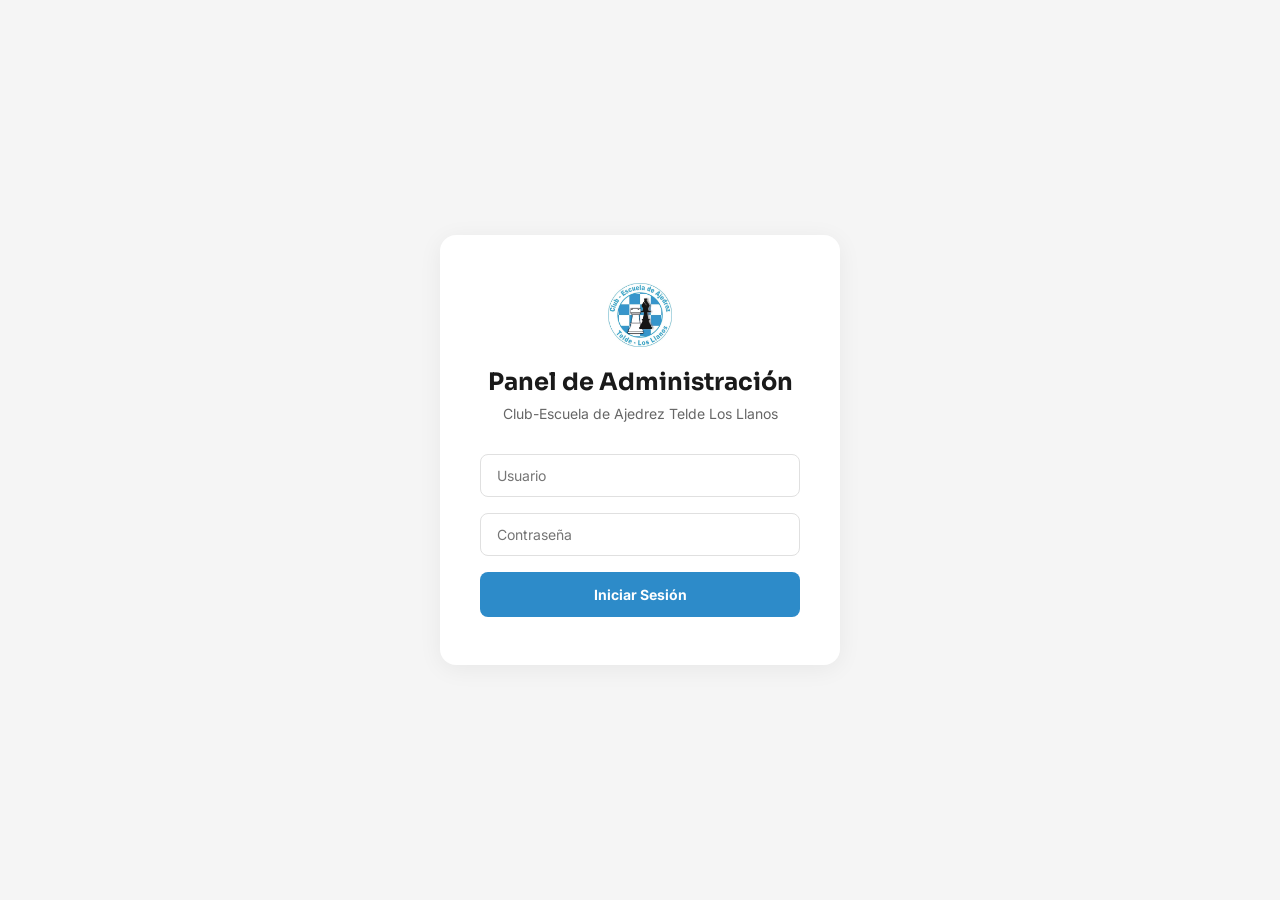
<file: admin/index.html>
<!DOCTYPE html>
<html lang="es">
<head>
  <meta charset="UTF-8">
  <meta name="viewport" content="width=device-width, initial-scale=1.0">
  <title>Admin - Club Ajedrez Telde</title>
  <link rel="preconnect" href="https://fonts.googleapis.com">
  <link href="https://fonts.googleapis.com/css2?family=Inter:wght@400;500;600;700&family=Sora:wght@700&display=swap" rel="stylesheet">
  <link rel="stylesheet" href="../css/admin.css">
</head>
<body>

  <!-- LOGIN -->
  <div class="login-wrapper" id="loginScreen">
    <div class="login-card">
      <div class="login-logo"><img src="../img/logo.jpg" alt="Logo"></div>
      <h1>Panel de Administración</h1>
      <p class="subtitle">Club-Escuela de Ajedrez Telde Los Llanos</p>
      <form id="loginForm">
        <input type="text" id="loginUser" placeholder="Usuario" autocomplete="username" required>
        <input type="password" id="loginPass" placeholder="Contraseña" autocomplete="current-password" required>
        <button type="submit" class="btn">Iniciar Sesión</button>
        <p class="login-error" id="loginError">Usuario o contraseña incorrectos</p>
      </form>
    </div>
  </div>

  <!-- ADMIN PANEL -->
  <div class="admin-layout" id="adminPanel" style="display:none">
    <aside class="sidebar">
      <div class="sidebar-logo">
        <img src="../img/logo.jpg" alt="Logo">
        <span>Admin Panel</span>
      </div>
      <nav class="sidebar-nav">
        <a href="#" class="active">
          <svg viewBox="0 0 24 24"><path d="M14.5 2H6a2 2 0 0 0-2 2v16a2 2 0 0 0 2 2h12a2 2 0 0 0 2-2V7.5L14.5 2z"/><polyline points="14 2 14 8 20 8"/></svg>
          Entradas
        </a>
        <a href="../index.html" target="_blank">
          <svg viewBox="0 0 24 24"><circle cx="12" cy="12" r="10"/><line x1="2" y1="12" x2="22" y2="12"/><path d="M12 2a15.3 15.3 0 0 1 4 10 15.3 15.3 0 0 1-4 10 15.3 15.3 0 0 1-4-10 15.3 15.3 0 0 1 4-10z"/></svg>
          Ver Web
        </a>
      </nav>
      <div class="sidebar-bottom">
        <a href="#" id="logoutBtn">
          <svg width="16" height="16" viewBox="0 0 24 24" fill="none" stroke="currentColor" stroke-width="2"><path d="M9 21H5a2 2 0 0 1-2-2V5a2 2 0 0 1 2-2h4"/><polyline points="16 17 21 12 16 7"/><line x1="21" y1="12" x2="9" y2="12"/></svg>
          Cerrar sesión
        </a>
      </div>
    </aside>

    <main class="admin-main">
      <div class="admin-header">
        <h1>Entradas del Blog</h1>
        <button class="btn-new" id="btnNew">
          <svg viewBox="0 0 24 24"><line x1="12" y1="5" x2="12" y2="19"/><line x1="5" y1="12" x2="19" y2="12"/></svg>
          Nueva Entrada
        </button>
      </div>

      <div id="entriesList"></div>
    </main>
  </div>

  <!-- EDITOR OVERLAY -->
  <div class="editor-overlay" id="editorOverlay">
    <div class="editor-card">
      <div class="editor-header">
        <h2 id="editorTitle">Nueva Entrada</h2>
        <button class="btn-close" id="btnCloseEditor">
          <svg viewBox="0 0 24 24"><line x1="18" y1="6" x2="6" y2="18"/><line x1="6" y1="6" x2="18" y2="18"/></svg>
        </button>
      </div>
      <form id="entryForm">
        <input type="hidden" id="entryId">
        <div class="form-group">
          <label for="entryTitleInput">Título</label>
          <input type="text" id="entryTitleInput" placeholder="Título de la entrada" required>
        </div>
        <div class="form-group">
          <label for="entryDate">Fecha</label>
          <input type="date" id="entryDate" required>
        </div>
        <div class="form-group">
          <label for="entryContent">Contenido</label>
          <textarea id="entryContent" placeholder="Escribe el contenido de la entrada..." required></textarea>
        </div>
        <div class="form-group">
          <label>Imágenes</label>
          <div class="image-upload-area" id="uploadArea">
            <svg viewBox="0 0 24 24" stroke-width="1.5" stroke-linecap="round" stroke-linejoin="round"><path d="M21 15v4a2 2 0 0 1-2 2H5a2 2 0 0 1-2-2v-4"/><polyline points="17 8 12 3 7 8"/><line x1="12" y1="3" x2="12" y2="15"/></svg>
            <p>Arrastra imágenes aquí o <span>selecciona archivos</span></p>
            <input type="file" id="imageInput" accept="image/*" multiple>
          </div>
          <div class="image-previews" id="imagePreviews"></div>
        </div>
        <div class="editor-actions">
          <button type="button" class="btn-cancel" id="btnCancelEditor">Cancelar</button>
          <button type="submit" class="btn-save">Guardar Entrada</button>
        </div>
      </form>
    </div>
  </div>

  <!-- CONFIRM DELETE -->
  <div class="confirm-overlay" id="confirmOverlay">
    <div class="confirm-card">
      <h3>Eliminar entrada</h3>
      <p>¿Estás seguro? Esta acción no se puede deshacer.</p>
      <div class="confirm-actions">
        <button class="btn-cancel" id="btnCancelDelete">Cancelar</button>
        <button class="btn-confirm-delete" id="btnConfirmDelete">Eliminar</button>
      </div>
    </div>
  </div>

  <!-- TOAST -->
  <div class="toast" id="toast"></div>

  <script src="../js/admin.js"></script>
</body>
</html>
</file>
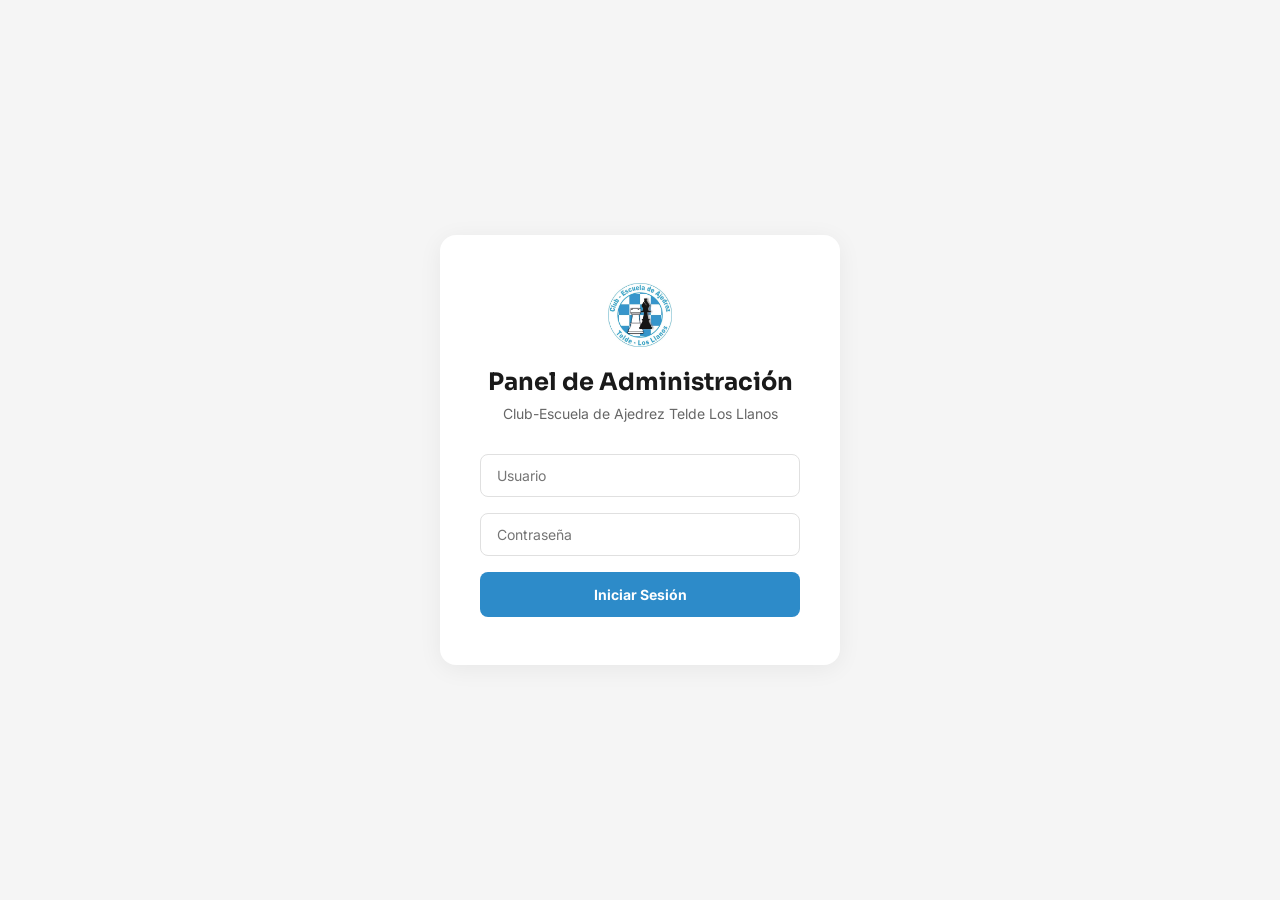
<file: admin.html>
<!DOCTYPE html>
<html lang="es">
<head>
  <meta charset="UTF-8">
  <meta name="viewport" content="width=device-width, initial-scale=1.0">
  <title>Admin - Club Ajedrez Telde</title>
  <link rel="preconnect" href="https://fonts.googleapis.com">
  <link href="https://fonts.googleapis.com/css2?family=Inter:wght@400;500;600;700&family=Sora:wght@700&display=swap" rel="stylesheet">
  <link rel="stylesheet" href="css/admin.css">
</head>
<body>

  <!-- LOGIN -->
  <div class="login-wrapper" id="loginScreen">
    <div class="login-card">
      <div class="login-logo"><img src="img/logo.jpg" alt="Logo"></div>
      <h1>Panel de Administración</h1>
      <p class="subtitle">Club-Escuela de Ajedrez Telde Los Llanos</p>
      <form id="loginForm">
        <input type="text" id="loginUser" placeholder="Usuario" autocomplete="username" required>
        <input type="password" id="loginPass" placeholder="Contraseña" autocomplete="current-password" required>
        <button type="submit" class="btn">Iniciar Sesión</button>
        <p class="login-error" id="loginError">Usuario o contraseña incorrectos</p>
      </form>
    </div>
  </div>

  <!-- ADMIN PANEL -->
  <div class="admin-layout" id="adminPanel" style="display:none">
    <aside class="sidebar">
      <div class="sidebar-logo">
        <img src="img/logo.jpg" alt="Logo">
        <span>Admin Panel</span>
      </div>
      <nav class="sidebar-nav">
        <a href="#" class="active">
          <svg viewBox="0 0 24 24"><path d="M14.5 2H6a2 2 0 0 0-2 2v16a2 2 0 0 0 2 2h12a2 2 0 0 0 2-2V7.5L14.5 2z"/><polyline points="14 2 14 8 20 8"/></svg>
          Entradas
        </a>
        <a href="index.html" target="_blank">
          <svg viewBox="0 0 24 24"><circle cx="12" cy="12" r="10"/><line x1="2" y1="12" x2="22" y2="12"/><path d="M12 2a15.3 15.3 0 0 1 4 10 15.3 15.3 0 0 1-4 10 15.3 15.3 0 0 1-4-10 15.3 15.3 0 0 1 4-10z"/></svg>
          Ver Web
        </a>
      </nav>
      <div class="sidebar-bottom">
        <a href="#" id="logoutBtn">
          <svg width="16" height="16" viewBox="0 0 24 24" fill="none" stroke="currentColor" stroke-width="2"><path d="M9 21H5a2 2 0 0 1-2-2V5a2 2 0 0 1 2-2h4"/><polyline points="16 17 21 12 16 7"/><line x1="21" y1="12" x2="9" y2="12"/></svg>
          Cerrar sesión
        </a>
      </div>
    </aside>

    <main class="admin-main">
      <div class="admin-header">
        <h1>Entradas del Blog</h1>
        <button class="btn-new" id="btnNew">
          <svg viewBox="0 0 24 24"><line x1="12" y1="5" x2="12" y2="19"/><line x1="5" y1="12" x2="19" y2="12"/></svg>
          Nueva Entrada
        </button>
      </div>

      <div id="entriesList"></div>
    </main>
  </div>

  <!-- EDITOR OVERLAY -->
  <div class="editor-overlay" id="editorOverlay">
    <div class="editor-card">
      <div class="editor-header">
        <h2 id="editorTitle">Nueva Entrada</h2>
        <button class="btn-close" id="btnCloseEditor">
          <svg viewBox="0 0 24 24"><line x1="18" y1="6" x2="6" y2="18"/><line x1="6" y1="6" x2="18" y2="18"/></svg>
        </button>
      </div>
      <form id="entryForm">
        <input type="hidden" id="entryId">
        <div class="form-group">
          <label for="entryTitleInput">Título</label>
          <input type="text" id="entryTitleInput" placeholder="Título de la entrada" required>
        </div>
        <div class="form-group">
          <label for="entryDate">Fecha</label>
          <input type="date" id="entryDate" required>
        </div>
        <div class="form-group">
          <label for="entryContent">Contenido</label>
          <textarea id="entryContent" placeholder="Escribe el contenido de la entrada..." required></textarea>
        </div>
        <div class="form-group">
          <label>Imágenes</label>
          <div class="image-upload-area" id="uploadArea">
            <svg viewBox="0 0 24 24" stroke-width="1.5" stroke-linecap="round" stroke-linejoin="round"><path d="M21 15v4a2 2 0 0 1-2 2H5a2 2 0 0 1-2-2v-4"/><polyline points="17 8 12 3 7 8"/><line x1="12" y1="3" x2="12" y2="15"/></svg>
            <p>Arrastra imágenes aquí o <span>selecciona archivos</span></p>
            <input type="file" id="imageInput" accept="image/*" multiple>
          </div>
          <div class="image-previews" id="imagePreviews"></div>
        </div>
        <div class="editor-actions">
          <button type="button" class="btn-cancel" id="btnCancelEditor">Cancelar</button>
          <button type="submit" class="btn-save">Guardar Entrada</button>
        </div>
      </form>
    </div>
  </div>

  <!-- CONFIRM DELETE -->
  <div class="confirm-overlay" id="confirmOverlay">
    <div class="confirm-card">
      <h3>Eliminar entrada</h3>
      <p>¿Estás seguro? Esta acción no se puede deshacer.</p>
      <div class="confirm-actions">
        <button class="btn-cancel" id="btnCancelDelete">Cancelar</button>
        <button class="btn-confirm-delete" id="btnConfirmDelete">Eliminar</button>
      </div>
    </div>
  </div>

  <!-- TOAST -->
  <div class="toast" id="toast"></div>

  <script src="js/admin.js"></script>
</body>
</html>
</file>
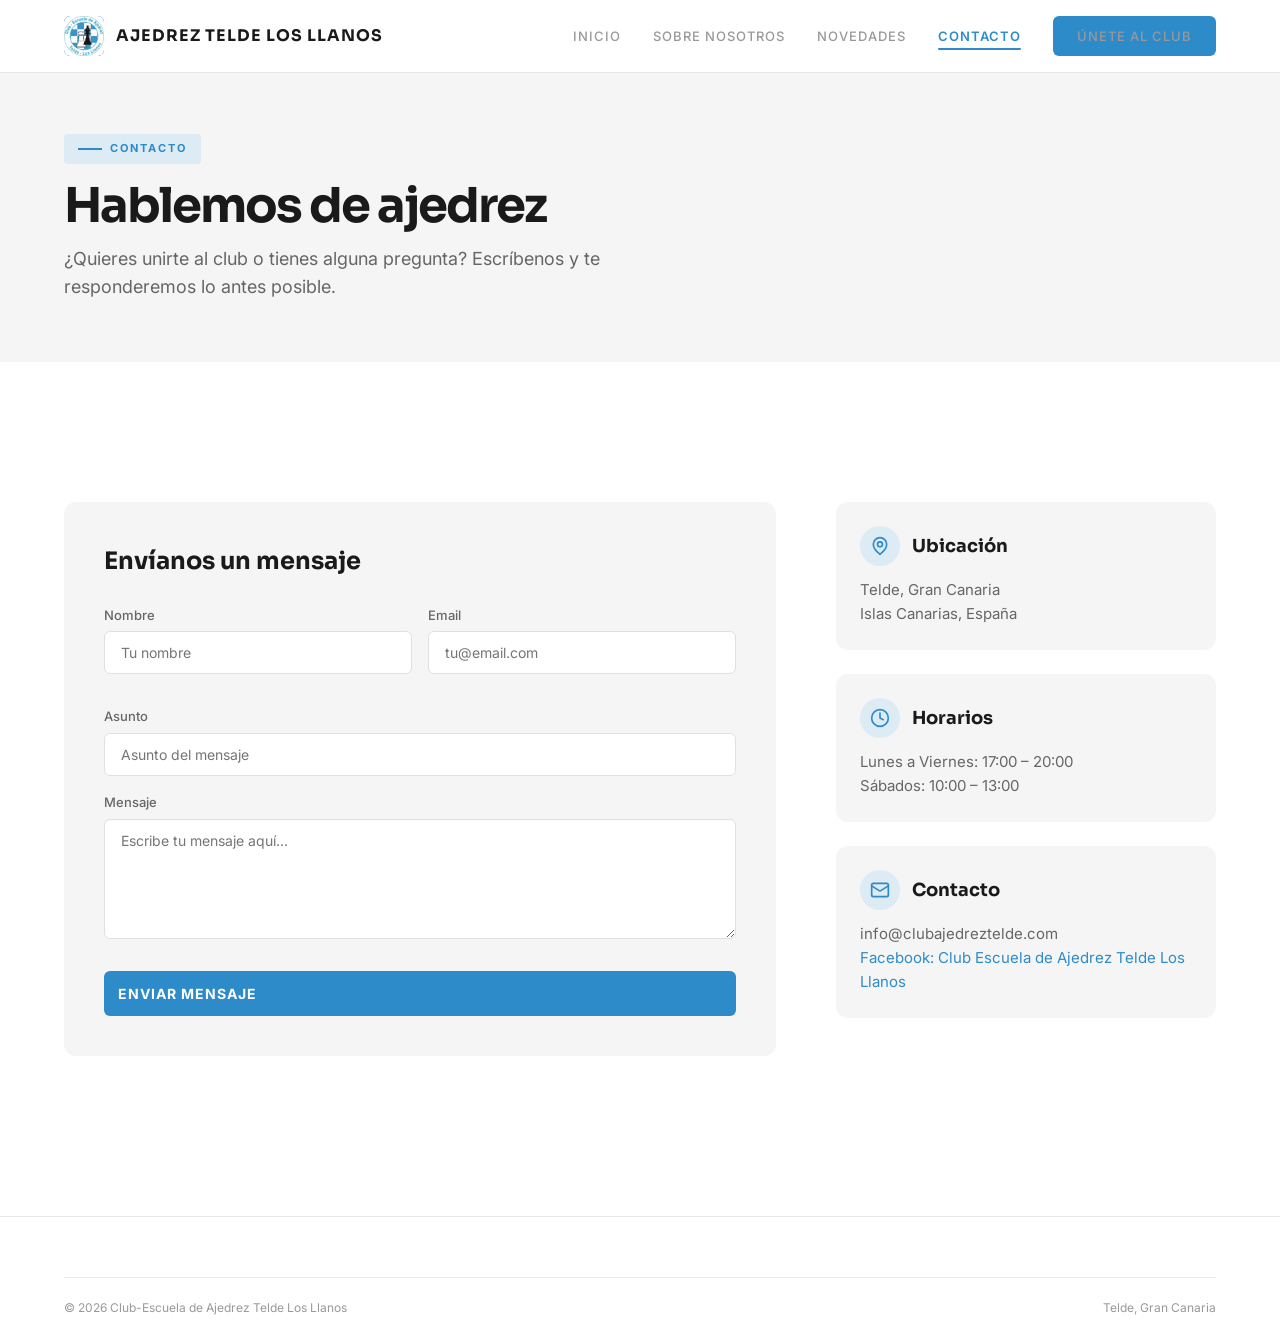
<file: contacto.html>
<!DOCTYPE html>
<html lang="es">
<head>
  <meta charset="UTF-8">
  <meta name="viewport" content="width=device-width, initial-scale=1.0">
  <title>Contacto - Club Ajedrez Telde Los Llanos</title>
  <link rel="preconnect" href="https://fonts.googleapis.com">
  <link href="https://fonts.googleapis.com/css2?family=Inter:wght@400;500;600;700&family=Sora:wght@700&display=swap" rel="stylesheet">
  <link rel="stylesheet" href="css/style.css">
</head>
<body>

  <header class="header" id="header">
    <div class="container">
      <a href="index.html" class="logo">
        <div class="logo-icon"><img src="img/logo.jpg" alt="Logo"></div>
        <span class="logo-text">AJEDREZ TELDE LOS LLANOS</span>
      </a>
      <nav class="nav" id="nav">
        <a href="index.html">Inicio</a>
        <a href="sobre-nosotros.html">Sobre Nosotros</a>
        <a href="novedades.html">Novedades</a>
        <a href="contacto.html" class="active">Contacto</a>
        <a href="contacto.html" class="btn-primary">Únete al Club</a>
      </nav>
      <button class="menu-toggle" id="menuToggle" aria-label="Abrir menú">
        <svg xmlns="http://www.w3.org/2000/svg" width="24" height="24" viewBox="0 0 24 24" fill="none" stroke="currentColor" stroke-width="2" stroke-linecap="round" stroke-linejoin="round"><line x1="3" y1="12" x2="21" y2="12"/><line x1="3" y1="6" x2="21" y2="6"/><line x1="3" y1="18" x2="21" y2="18"/></svg>
      </button>
    </div>
  </header>

  <section class="page-hero">
    <div class="container">
      <div class="badge"><span class="badge-line"></span><span class="badge-text">Contacto</span></div>
      <h1>Hablemos de ajedrez</h1>
      <p>¿Quieres unirte al club o tienes alguna pregunta? Escríbenos y te responderemos lo antes posible.</p>
    </div>
  </section>

  <section class="section">
    <div class="container">
      <div class="contact-body">
        <form class="contact-form" id="contactForm">
          <h2>Envíanos un mensaje</h2>
          <div class="form-row">
            <div class="form-group">
              <label for="nombre">Nombre</label>
              <input type="text" id="nombre" placeholder="Tu nombre" required>
            </div>
            <div class="form-group">
              <label for="email">Email</label>
              <input type="email" id="email" placeholder="tu@email.com" required>
            </div>
          </div>
          <div class="form-group">
            <label for="asunto">Asunto</label>
            <input type="text" id="asunto" placeholder="Asunto del mensaje">
          </div>
          <div class="form-group">
            <label for="mensaje">Mensaje</label>
            <textarea id="mensaje" placeholder="Escribe tu mensaje aquí..." required></textarea>
          </div>
          <button type="submit" class="btn-primary form-submit btn-large">Enviar Mensaje</button>
        </form>

        <div class="contact-info">
          <div class="info-card">
            <div class="info-card-header">
              <div class="info-card-icon">
                <svg xmlns="http://www.w3.org/2000/svg" viewBox="0 0 24 24" stroke-width="2" stroke-linecap="round" stroke-linejoin="round"><path d="M20 10c0 6-8 12-8 12s-8-6-8-12a8 8 0 0 1 16 0Z"/><circle cx="12" cy="10" r="3"/></svg>
              </div>
              <h3>Ubicación</h3>
            </div>
            <p>Telde, Gran Canaria<br>Islas Canarias, España</p>
          </div>

          <div class="info-card">
            <div class="info-card-header">
              <div class="info-card-icon">
                <svg xmlns="http://www.w3.org/2000/svg" viewBox="0 0 24 24" stroke-width="2" stroke-linecap="round" stroke-linejoin="round"><circle cx="12" cy="12" r="10"/><polyline points="12 6 12 12 16 14"/></svg>
              </div>
              <h3>Horarios</h3>
            </div>
            <p>Lunes a Viernes: 17:00 – 20:00<br>Sábados: 10:00 – 13:00</p>
          </div>

          <div class="info-card">
            <div class="info-card-header">
              <div class="info-card-icon">
                <svg xmlns="http://www.w3.org/2000/svg" viewBox="0 0 24 24" stroke-width="2" stroke-linecap="round" stroke-linejoin="round"><rect width="20" height="16" x="2" y="4" rx="2"/><path d="m22 7-8.97 5.7a1.94 1.94 0 0 1-2.06 0L2 7"/></svg>
              </div>
              <h3>Contacto</h3>
            </div>
            <p>info@clubajedreztelde.com<br>
            <a href="https://www.facebook.com/clubescueladeajedrezteldelosllanos/" target="_blank" style="color:var(--blue)">Facebook: Club Escuela de Ajedrez Telde Los Llanos</a></p>
          </div>
        </div>
      </div>
    </div>
  </section>

  <footer class="footer">
    <div class="container">
      <div class="footer-bottom">
        <span>&copy; 2026 Club-Escuela de Ajedrez Telde Los Llanos</span>
        <span>Telde, Gran Canaria</span>
      </div>
    </div>
  </footer>

  <script src="js/main.js"></script>
</body>
</html>
</file>
<file: css/admin.css>
/* ===== ADMIN PANEL ===== */
:root {
  --blue: #2D8BC9;
  --blue-light: rgba(45, 139, 201, 0.08);
  --blue-tint: rgba(45, 139, 201, 0.15);
  --bg: #F5F5F5;
  --white: #FFFFFF;
  --text-primary: #1A1A1A;
  --text-secondary: #666666;
  --text-muted: #999999;
  --border: #E0E0E0;
  --danger: #E53E3E;
  --danger-light: rgba(229, 62, 62, 0.08);
  --success: #38A169;
}

*, *::before, *::after { margin: 0; padding: 0; box-sizing: border-box; }

body {
  font-family: 'Inter', sans-serif;
  background: var(--bg);
  color: var(--text-primary);
  min-height: 100vh;
}

/* Login */
.login-wrapper {
  min-height: 100vh;
  display: flex;
  align-items: center;
  justify-content: center;
  padding: 24px;
}

.login-card {
  background: var(--white);
  border-radius: 16px;
  padding: 48px 40px;
  width: 100%;
  max-width: 400px;
  box-shadow: 0 4px 24px rgba(0,0,0,0.06);
  text-align: center;
}

.login-card .login-logo {
  width: 64px; height: 64px;
  border-radius: 12px;
  margin: 0 auto 20px;
  overflow: hidden;
}

.login-card .login-logo img {
  width: 100%; height: 100%;
  object-fit: cover;
}

.login-card h1 {
  font-family: 'Sora', sans-serif;
  font-size: 24px;
  margin-bottom: 8px;
}

.login-card .subtitle {
  color: var(--text-secondary);
  font-size: 14px;
  margin-bottom: 32px;
}

.login-card input {
  width: 100%;
  padding: 12px 16px;
  border: 1px solid var(--border);
  border-radius: 8px;
  font-family: 'Inter', sans-serif;
  font-size: 14px;
  margin-bottom: 16px;
  outline: none;
  transition: border-color 0.3s;
}

.login-card input:focus { border-color: var(--blue); }

.login-card .btn {
  width: 100%;
  padding: 14px;
  background: var(--blue);
  color: white;
  border: none;
  border-radius: 8px;
  font-family: 'Inter', sans-serif;
  font-size: 14px;
  font-weight: 700;
  cursor: pointer;
  transition: background 0.3s;
}

.login-card .btn:hover { background: #1F7AB5; }

.login-error {
  color: var(--danger);
  font-size: 13px;
  margin-top: 12px;
  display: none;
}

/* Admin layout */
.admin-layout { display: flex; min-height: 100vh; }

.sidebar {
  width: 260px;
  background: var(--white);
  border-right: 1px solid var(--border);
  padding: 24px 0;
  display: flex;
  flex-direction: column;
  position: fixed;
  top: 0; left: 0; bottom: 0;
  z-index: 10;
}

.sidebar-logo {
  display: flex;
  align-items: center;
  gap: 12px;
  padding: 0 24px;
  margin-bottom: 32px;
}

.sidebar-logo img {
  width: 36px; height: 36px;
  border-radius: 8px;
  object-fit: cover;
}

.sidebar-logo span {
  font-family: 'Sora', sans-serif;
  font-size: 14px;
  font-weight: 700;
}

.sidebar-nav { flex: 1; }

.sidebar-nav a {
  display: flex;
  align-items: center;
  gap: 12px;
  padding: 12px 24px;
  font-size: 14px;
  font-weight: 500;
  color: var(--text-secondary);
  text-decoration: none;
  transition: all 0.2s;
  border-left: 3px solid transparent;
}

.sidebar-nav a:hover {
  background: var(--blue-light);
  color: var(--text-primary);
}

.sidebar-nav a.active {
  background: var(--blue-light);
  color: var(--blue);
  border-left-color: var(--blue);
  font-weight: 600;
}

.sidebar-nav a svg {
  width: 20px; height: 20px;
  stroke: currentColor;
  fill: none;
  stroke-width: 2;
  stroke-linecap: round;
  stroke-linejoin: round;
}

.sidebar-bottom {
  padding: 16px 24px;
  border-top: 1px solid var(--border);
}

.sidebar-bottom a {
  display: flex;
  align-items: center;
  gap: 8px;
  font-size: 13px;
  color: var(--text-muted);
  text-decoration: none;
}

.sidebar-bottom a:hover { color: var(--danger); }

/* Main content */
.admin-main {
  flex: 1;
  margin-left: 260px;
  padding: 32px;
}

.admin-header {
  display: flex;
  justify-content: space-between;
  align-items: center;
  margin-bottom: 32px;
}

.admin-header h1 {
  font-family: 'Sora', sans-serif;
  font-size: 28px;
  font-weight: 700;
}

.btn-new {
  display: inline-flex;
  align-items: center;
  gap: 8px;
  padding: 12px 24px;
  background: var(--blue);
  color: white;
  border: none;
  border-radius: 8px;
  font-family: 'Inter', sans-serif;
  font-size: 14px;
  font-weight: 600;
  cursor: pointer;
  transition: background 0.3s;
}

.btn-new:hover { background: #1F7AB5; }

.btn-new svg {
  width: 18px; height: 18px;
  stroke: white; fill: none;
  stroke-width: 2;
  stroke-linecap: round;
  stroke-linejoin: round;
}

/* Entries table */
.entries-table {
  width: 100%;
  background: var(--white);
  border-radius: 12px;
  overflow: hidden;
  box-shadow: 0 1px 4px rgba(0,0,0,0.04);
}

.entries-table table {
  width: 100%;
  border-collapse: collapse;
}

.entries-table th {
  text-align: left;
  padding: 14px 20px;
  font-size: 11px;
  font-weight: 700;
  letter-spacing: 1.5px;
  text-transform: uppercase;
  color: var(--text-muted);
  background: var(--bg);
  border-bottom: 1px solid var(--border);
}

.entries-table td {
  padding: 16px 20px;
  font-size: 14px;
  border-bottom: 1px solid var(--border);
  vertical-align: middle;
}

.entries-table tr:last-child td { border-bottom: none; }

.entries-table tr:hover td { background: rgba(0,0,0,0.01); }

.entry-thumb {
  width: 56px; height: 40px;
  border-radius: 6px;
  object-fit: cover;
  background: var(--bg);
}

.entry-title-cell {
  font-weight: 600;
  color: var(--text-primary);
  max-width: 300px;
}

.entry-date {
  color: var(--text-secondary);
  font-size: 13px;
}

.entry-images-count {
  display: inline-flex;
  align-items: center;
  gap: 4px;
  background: var(--blue-light);
  color: var(--blue);
  padding: 4px 10px;
  border-radius: 20px;
  font-size: 12px;
  font-weight: 600;
}

.entry-actions {
  display: flex;
  gap: 8px;
}

.btn-edit, .btn-delete {
  padding: 8px 14px;
  border: none;
  border-radius: 6px;
  font-family: 'Inter', sans-serif;
  font-size: 13px;
  font-weight: 500;
  cursor: pointer;
  transition: all 0.2s;
}

.btn-edit {
  background: var(--blue-light);
  color: var(--blue);
}

.btn-edit:hover { background: var(--blue-tint); }

.btn-delete {
  background: var(--danger-light);
  color: var(--danger);
}

.btn-delete:hover { background: rgba(229,62,62,0.15); }

/* Empty state */
.empty-state {
  text-align: center;
  padding: 80px 24px;
  background: var(--white);
  border-radius: 12px;
}

.empty-state svg {
  width: 64px; height: 64px;
  stroke: var(--text-muted);
  fill: none;
  margin-bottom: 16px;
}

.empty-state h3 {
  font-family: 'Sora', sans-serif;
  font-size: 20px;
  margin-bottom: 8px;
}

.empty-state p {
  color: var(--text-secondary);
  font-size: 14px;
}

/* Editor */
.editor-overlay {
  position: fixed;
  inset: 0;
  background: rgba(0,0,0,0.4);
  z-index: 50;
  display: none;
  align-items: flex-start;
  justify-content: center;
  padding: 40px 24px;
  overflow-y: auto;
}

.editor-overlay.open { display: flex; }

.editor-card {
  background: var(--white);
  border-radius: 16px;
  width: 100%;
  max-width: 720px;
  padding: 40px;
  box-shadow: 0 20px 60px rgba(0,0,0,0.15);
  animation: slideUp 0.3s ease;
}

@keyframes slideUp {
  from { opacity: 0; transform: translateY(20px); }
  to { opacity: 1; transform: translateY(0); }
}

.editor-header {
  display: flex;
  justify-content: space-between;
  align-items: center;
  margin-bottom: 32px;
}

.editor-header h2 {
  font-family: 'Sora', sans-serif;
  font-size: 22px;
}

.btn-close {
  width: 36px; height: 36px;
  border: none;
  background: var(--bg);
  border-radius: 8px;
  cursor: pointer;
  display: flex;
  align-items: center;
  justify-content: center;
  transition: background 0.2s;
}

.btn-close:hover { background: var(--border); }

.btn-close svg {
  width: 20px; height: 20px;
  stroke: var(--text-secondary);
  fill: none;
  stroke-width: 2;
}

.form-group {
  margin-bottom: 20px;
}

.form-group label {
  display: block;
  font-size: 13px;
  font-weight: 600;
  color: var(--text-secondary);
  margin-bottom: 6px;
}

.form-group input,
.form-group textarea {
  width: 100%;
  padding: 12px 16px;
  border: 1px solid var(--border);
  border-radius: 8px;
  font-family: 'Inter', sans-serif;
  font-size: 14px;
  color: var(--text-primary);
  outline: none;
  transition: border-color 0.3s;
}

.form-group input:focus,
.form-group textarea:focus {
  border-color: var(--blue);
}

.form-group textarea {
  resize: vertical;
  min-height: 140px;
  line-height: 1.6;
}

/* Image upload */
.image-upload-area {
  border: 2px dashed var(--border);
  border-radius: 12px;
  padding: 32px;
  text-align: center;
  cursor: pointer;
  transition: all 0.3s;
  position: relative;
}

.image-upload-area:hover {
  border-color: var(--blue);
  background: var(--blue-light);
}

.image-upload-area svg {
  width: 40px; height: 40px;
  stroke: var(--text-muted);
  fill: none;
  margin-bottom: 12px;
}

.image-upload-area p {
  font-size: 14px;
  color: var(--text-secondary);
}

.image-upload-area span {
  color: var(--blue);
  font-weight: 600;
}

.image-upload-area input {
  position: absolute;
  inset: 0;
  opacity: 0;
  cursor: pointer;
}

/* Image preview grid */
.image-previews {
  display: grid;
  grid-template-columns: repeat(auto-fill, minmax(120px, 1fr));
  gap: 12px;
  margin-top: 16px;
}

.image-preview {
  position: relative;
  aspect-ratio: 4/3;
  border-radius: 8px;
  overflow: hidden;
  background: var(--bg);
}

.image-preview img {
  width: 100%; height: 100%;
  object-fit: cover;
}

.image-preview .remove-img {
  position: absolute;
  top: 6px; right: 6px;
  width: 24px; height: 24px;
  background: var(--danger);
  color: white;
  border: none;
  border-radius: 50%;
  cursor: pointer;
  display: flex;
  align-items: center;
  justify-content: center;
  font-size: 14px;
  line-height: 1;
  opacity: 0;
  transition: opacity 0.2s;
}

.image-preview:hover .remove-img { opacity: 1; }

/* Editor actions */
.editor-actions {
  display: flex;
  gap: 12px;
  justify-content: flex-end;
  margin-top: 32px;
  padding-top: 24px;
  border-top: 1px solid var(--border);
}

.btn-cancel {
  padding: 12px 24px;
  background: var(--bg);
  color: var(--text-secondary);
  border: none;
  border-radius: 8px;
  font-family: 'Inter', sans-serif;
  font-size: 14px;
  font-weight: 500;
  cursor: pointer;
  transition: background 0.2s;
}

.btn-cancel:hover { background: var(--border); }

.btn-save {
  padding: 12px 32px;
  background: var(--blue);
  color: white;
  border: none;
  border-radius: 8px;
  font-family: 'Inter', sans-serif;
  font-size: 14px;
  font-weight: 700;
  cursor: pointer;
  transition: background 0.3s;
}

.btn-save:hover { background: #1F7AB5; }

/* Toast */
.toast {
  position: fixed;
  bottom: 24px; right: 24px;
  background: var(--text-primary);
  color: white;
  padding: 14px 24px;
  border-radius: 10px;
  font-size: 14px;
  font-weight: 500;
  z-index: 100;
  transform: translateY(100px);
  opacity: 0;
  transition: all 0.3s;
}

.toast.show {
  transform: translateY(0);
  opacity: 1;
}

/* Confirm dialog */
.confirm-overlay {
  position: fixed;
  inset: 0;
  background: rgba(0,0,0,0.4);
  z-index: 60;
  display: none;
  align-items: center;
  justify-content: center;
}

.confirm-overlay.open { display: flex; }

.confirm-card {
  background: var(--white);
  border-radius: 16px;
  padding: 32px;
  max-width: 400px;
  text-align: center;
  box-shadow: 0 20px 60px rgba(0,0,0,0.15);
}

.confirm-card h3 {
  font-family: 'Sora', sans-serif;
  font-size: 18px;
  margin-bottom: 8px;
}

.confirm-card p {
  color: var(--text-secondary);
  font-size: 14px;
  margin-bottom: 24px;
}

.confirm-actions {
  display: flex;
  gap: 12px;
  justify-content: center;
}

.btn-confirm-delete {
  padding: 12px 24px;
  background: var(--danger);
  color: white;
  border: none;
  border-radius: 8px;
  font-family: 'Inter', sans-serif;
  font-size: 14px;
  font-weight: 600;
  cursor: pointer;
}

/* Responsive */
@media (max-width: 768px) {
  .sidebar { display: none; }
  .admin-main { margin-left: 0; }
  .entries-table { overflow-x: auto; }
  .editor-card { padding: 24px; }
}
</file>
<file: css/style.css>
/* ===== RESET & BASE ===== */
*, *::before, *::after { margin: 0; padding: 0; box-sizing: border-box; }

:root {
  --blue: #2D8BC9;
  --blue-light: rgba(74, 173, 232, 0.08);
  --blue-tint: rgba(74, 173, 232, 0.15);
  --white: #FFFFFF;
  --bg: #FFFFFF;
  --card: #F5F5F5;
  --text-primary: #1A1A1A;
  --text-secondary: #666666;
  --text-muted: #999999;
  --border: #E0E0E0;
  --border-light: #E8E8E8;
}

html { scroll-behavior: smooth; }

body {
  font-family: 'Inter', sans-serif;
  color: var(--text-primary);
  background: var(--bg);
  line-height: 1.6;
  -webkit-font-smoothing: antialiased;
}

a { text-decoration: none; color: inherit; }
ul { list-style: none; }
img { max-width: 100%; display: block; }

.container {
  max-width: 1200px;
  margin: 0 auto;
  padding: 0 24px;
}

/* ===== HEADER ===== */
.header {
  position: fixed;
  top: 0; left: 0; right: 0;
  z-index: 100;
  background: rgba(255,255,255,0.95);
  backdrop-filter: blur(12px);
  border-bottom: 1px solid var(--border-light);
  transition: box-shadow 0.3s;
}

.header.scrolled {
  box-shadow: 0 2px 20px rgba(0,0,0,0.06);
}

.header .container {
  display: flex;
  justify-content: space-between;
  align-items: center;
  height: 72px;
}

.logo {
  display: flex;
  align-items: center;
  gap: 12px;
}

.logo-icon {
  width: 40px; height: 40px;
  background: var(--blue);
  border-radius: 6px;
  display: flex;
  align-items: center;
  justify-content: center;
  overflow: hidden;
}

.logo-icon img {
  width: 100%;
  height: 100%;
  object-fit: cover;
  border-radius: 6px;
}

.logo-text {
  font-family: 'Sora', sans-serif;
  font-weight: 700;
  font-size: 16px;
  letter-spacing: 1px;
  color: var(--text-primary);
}

.nav { display: flex; align-items: center; gap: 32px; }

.nav a {
  font-size: 13px;
  font-weight: 500;
  letter-spacing: 1px;
  text-transform: uppercase;
  color: var(--text-muted);
  transition: color 0.3s;
  position: relative;
}

.nav a:hover, .nav a.active {
  color: var(--blue);
  font-weight: 600;
}

.nav a.active::after {
  content: '';
  position: absolute;
  bottom: -4px; left: 0; right: 0;
  height: 2px;
  background: var(--blue);
  border-radius: 1px;
}

.btn-primary {
  display: inline-flex;
  align-items: center;
  gap: 8px;
  padding: 10px 24px;
  background: var(--blue);
  color: white;
  border: none;
  border-radius: 6px;
  font-family: 'Inter', sans-serif;
  font-size: 12px;
  font-weight: 700;
  letter-spacing: 1px;
  text-transform: uppercase;
  cursor: pointer;
  transition: all 0.3s;
}

.btn-primary:hover {
  background: #1F7AB5;
  transform: translateY(-1px);
  box-shadow: 0 4px 12px rgba(74,173,232,0.3);
}

.btn-outline {
  display: inline-flex;
  align-items: center;
  padding: 10px 24px;
  background: transparent;
  color: var(--text-primary);
  border: 1px solid var(--border);
  border-radius: 6px;
  font-family: 'Inter', sans-serif;
  font-size: 12px;
  font-weight: 500;
  letter-spacing: 1px;
  text-transform: uppercase;
  cursor: pointer;
  transition: all 0.3s;
}

.btn-outline:hover {
  border-color: var(--blue);
  color: var(--blue);
}

.btn-large { padding: 16px 40px; font-size: 14px; }

/* Mobile menu */
.menu-toggle {
  display: none;
  background: none;
  border: none;
  cursor: pointer;
  padding: 8px;
  z-index: 110;
}

.menu-toggle svg { width: 24px; height: 24px; stroke: var(--text-primary); }

.nav-overlay {
  display: none;
}

@media (max-width: 768px) {
  .nav-overlay {
    display: block;
    position: fixed;
    inset: 0;
    background: rgba(0,0,0,0.4);
    z-index: 100;
    opacity: 0;
    pointer-events: none;
    transition: opacity 0.3s;
  }

  .nav-overlay.open {
    opacity: 1;
    pointer-events: auto;
  }
}

/* ===== HERO ===== */
.hero {
  position: relative;
  min-height: 680px;
  display: flex;
  align-items: center;
  overflow: hidden;
  margin-top: 72px;
}

.hero-bg {
  position: absolute;
  inset: 0;
  z-index: 0;
}

.hero-bg img {
  width: 100%; height: 100%;
  object-fit: cover;
  opacity: 0.2;
}

.hero-bg::after {
  content: '';
  position: absolute;
  inset: 0;
  background: linear-gradient(to bottom, rgba(255,255,255,0.95) 20%, rgba(255,255,255,0) 100%);
}

.hero-content {
  position: relative;
  z-index: 1;
  max-width: 700px;
  padding: 80px 0;
}

.badge {
  display: inline-flex;
  align-items: center;
  gap: 8px;
  padding: 6px 14px;
  background: var(--blue-tint);
  border-radius: 4px;
  margin-bottom: 24px;
}

.badge-line {
  width: 24px; height: 2px;
  background: var(--blue);
}

.badge-text {
  font-size: 11px;
  font-weight: 700;
  letter-spacing: 2px;
  color: var(--blue);
  text-transform: uppercase;
}

.hero h1 {
  font-family: 'Sora', sans-serif;
  font-size: 64px;
  font-weight: 700;
  line-height: 1.05;
  letter-spacing: -2px;
  color: var(--text-primary);
  margin-bottom: 20px;
}

.hero p {
  font-size: 18px;
  color: var(--text-secondary);
  line-height: 1.6;
  max-width: 550px;
  margin-bottom: 32px;
}

.hero-ctas {
  display: flex;
  gap: 16px;
  align-items: center;
}

/* Chess pieces floating */
.floating-piece {
  position: absolute;
  opacity: 0.06;
  color: var(--blue);
  z-index: 0;
  animation: float 6s ease-in-out infinite;
}

.floating-piece:nth-child(2) { animation-delay: -2s; }
.floating-piece:nth-child(3) { animation-delay: -4s; }

@keyframes float {
  0%, 100% { transform: translateY(0) rotate(0deg); }
  50% { transform: translateY(-20px) rotate(5deg); }
}

/* ===== STATS ===== */
.stats {
  background: var(--card);
  padding: 40px 0;
}

.stats .container {
  display: flex;
  justify-content: space-between;
  align-items: center;
}

.stat { text-align: center; }

.stat-number {
  font-family: 'Sora', sans-serif;
  font-size: 36px;
  font-weight: 700;
  color: var(--blue);
  letter-spacing: -2px;
}

.stat-label {
  font-size: 11px;
  font-weight: 700;
  letter-spacing: 2px;
  color: var(--text-muted);
  text-transform: uppercase;
  margin-top: 4px;
}

/* ===== SECTIONS ===== */
.section {
  padding: 80px 0;
}

.section-header {
  display: flex;
  justify-content: space-between;
  align-items: flex-end;
  margin-bottom: 48px;
}

.section-label {
  display: flex;
  align-items: center;
  gap: 8px;
  margin-bottom: 12px;
}

.section-label .line {
  width: 24px; height: 2px;
  background: var(--blue);
}

.section-label span {
  font-size: 11px;
  font-weight: 700;
  letter-spacing: 2px;
  color: var(--blue);
  text-transform: uppercase;
}

.section-title {
  font-family: 'Sora', sans-serif;
  font-size: 38px;
  font-weight: 700;
  letter-spacing: -1.5px;
  color: var(--text-primary);
}

.section-link {
  font-size: 14px;
  font-weight: 500;
  color: var(--blue);
  transition: opacity 0.3s;
}

.section-link:hover { opacity: 0.7; }

/* ===== NEWS CARDS ===== */
.news-grid {
  display: grid;
  grid-template-columns: repeat(3, 1fr);
  gap: 24px;
}

.news-card {
  background: var(--card);
  border-radius: 12px;
  overflow: hidden;
  transition: transform 0.3s, box-shadow 0.3s;
}

.news-card:hover {
  transform: translateY(-4px);
  box-shadow: 0 12px 32px rgba(0,0,0,0.08);
}

.news-card-img {
  width: 100%; height: 220px;
  overflow: hidden;
}

.news-card-img img {
  width: 100%; height: 100%;
  object-fit: cover;
  transition: transform 0.5s;
}

.news-card:hover .news-card-img img {
  transform: scale(1.05);
}

.news-card-body { padding: 20px; }

.news-card-date {
  font-size: 11px;
  font-weight: 700;
  letter-spacing: 2px;
  color: var(--blue);
  text-transform: uppercase;
  margin-bottom: 8px;
}

.news-card-title {
  font-family: 'Sora', sans-serif;
  font-size: 18px;
  font-weight: 700;
  color: var(--text-primary);
  letter-spacing: -0.5px;
  line-height: 1.3;
  margin-bottom: 8px;
}

.news-card-desc {
  font-size: 14px;
  color: var(--text-secondary);
  line-height: 1.5;
  margin-bottom: 12px;
}

.news-card-link {
  font-size: 13px;
  font-weight: 600;
  color: var(--blue);
}

/* ===== PROGRAMS ===== */
.programs { background: var(--card); }

.programs-grid {
  display: grid;
  grid-template-columns: repeat(4, 1fr);
  gap: 24px;
}

.program-card {
  background: var(--white);
  border: 1px solid var(--border);
  border-radius: 12px;
  padding: 24px;
  transition: transform 0.3s, box-shadow 0.3s;
}

.program-card:hover {
  transform: translateY(-4px);
  box-shadow: 0 8px 24px rgba(0,0,0,0.06);
}

.program-icon {
  width: 48px; height: 48px;
  background: var(--blue-tint);
  border-radius: 10px;
  display: flex;
  align-items: center;
  justify-content: center;
  margin-bottom: 16px;
}

.program-icon svg { width: 24px; height: 24px; stroke: var(--blue); fill: none; }

.program-card h3 {
  font-family: 'Sora', sans-serif;
  font-size: 20px;
  font-weight: 700;
  margin-bottom: 8px;
}

.program-card p {
  font-size: 14px;
  color: var(--text-secondary);
  line-height: 1.5;
}

/* ===== CTA SECTION ===== */
.cta-section {
  padding: 100px 0;
  text-align: center;
  background: linear-gradient(180deg, var(--card) 0%, rgba(74,173,232,0.06) 100%);
  position: relative;
  overflow: hidden;
}

.cta-section .cta-line {
  width: 48px; height: 2px;
  background: var(--blue);
  margin: 0 auto 32px;
}

.cta-section h2 {
  font-family: 'Sora', sans-serif;
  font-size: 42px;
  font-weight: 700;
  letter-spacing: -1.5px;
  max-width: 700px;
  margin: 0 auto 16px;
}

.cta-section p {
  font-size: 18px;
  color: var(--text-secondary);
  max-width: 600px;
  margin: 0 auto 32px;
  line-height: 1.6;
}

.cta-buttons {
  display: flex;
  gap: 16px;
  justify-content: center;
}

/* ===== FOOTER ===== */
.footer {
  border-top: 1px solid var(--border-light);
  padding: 60px 0 0;
}

.footer-top {
  display: flex;
  justify-content: space-between;
  padding-bottom: 48px;
}

.footer-brand { max-width: 300px; }

.footer-brand .logo { margin-bottom: 16px; }

.footer-brand p {
  font-size: 14px;
  color: var(--text-muted);
  line-height: 1.6;
}

.footer-social {
  display: flex;
  gap: 12px;
  margin-top: 16px;
}

.footer-social a {
  width: 36px; height: 36px;
  background: var(--card);
  border-radius: 6px;
  display: flex;
  align-items: center;
  justify-content: center;
  transition: background 0.3s;
}

.footer-social a:hover { background: var(--blue-tint); }
.footer-social a svg { width: 18px; height: 18px; stroke: var(--text-muted); fill: none; }

.footer-nav h4 {
  font-size: 11px;
  font-weight: 700;
  letter-spacing: 2px;
  color: var(--text-muted);
  text-transform: uppercase;
  margin-bottom: 16px;
}

.footer-nav a {
  display: block;
  font-size: 14px;
  color: var(--text-secondary);
  margin-bottom: 10px;
  transition: color 0.3s;
}

.footer-nav a:hover { color: var(--blue); }

.footer-bottom {
  border-top: 1px solid var(--border-light);
  padding: 20px 0;
  display: flex;
  justify-content: space-between;
  font-size: 12px;
  color: var(--text-muted);
}

/* ===== ABOUT PAGE ===== */
.page-hero {
  margin-top: 72px;
  padding: 60px 0;
  background: var(--card);
}

.page-hero .badge { margin-bottom: 16px; }

.page-hero h1 {
  font-family: 'Sora', sans-serif;
  font-size: 48px;
  font-weight: 700;
  letter-spacing: -2px;
  line-height: 1.1;
  max-width: 800px;
  margin-bottom: 12px;
}

.page-hero p {
  font-size: 18px;
  color: var(--text-secondary);
  max-width: 600px;
}

.about-content {
  display: flex;
  gap: 60px;
  padding: 80px 0;
}

.about-img {
  width: 500px;
  min-width: 500px;
  height: 450px;
  border-radius: 12px;
  overflow: hidden;
}

.about-img img {
  width: 100%; height: 100%;
  object-fit: cover;
}

.about-text h2 {
  font-family: 'Sora', sans-serif;
  font-size: 28px;
  font-weight: 700;
  letter-spacing: -1px;
  margin-bottom: 24px;
}

.about-text p {
  font-size: 16px;
  color: var(--text-secondary);
  line-height: 1.7;
  margin-bottom: 20px;
}

/* Values */
.values { background: var(--card); }

.values-header {
  text-align: center;
  margin-bottom: 48px;
}

.values-header .cta-line {
  width: 48px; height: 2px;
  background: var(--blue);
  margin: 0 auto 16px;
}

.values-grid {
  display: grid;
  grid-template-columns: repeat(3, 1fr);
  gap: 24px;
}

.value-card {
  background: var(--white);
  border-radius: 12px;
  padding: 32px 24px;
  text-align: center;
}

.value-icon {
  width: 56px; height: 56px;
  background: var(--blue-tint);
  border-radius: 50%;
  display: flex;
  align-items: center;
  justify-content: center;
  margin: 0 auto 16px;
}

.value-icon svg { width: 24px; height: 24px; stroke: var(--blue); fill: none; }

.value-card h3 {
  font-family: 'Sora', sans-serif;
  font-size: 20px;
  font-weight: 700;
  margin-bottom: 8px;
}

.value-card p {
  font-size: 14px;
  color: var(--text-secondary);
  line-height: 1.5;
}

/* ===== NEWS PAGE ===== */
.news-page-grid {
  display: grid;
  grid-template-columns: repeat(2, 1fr);
  gap: 24px;
}

/* ===== CONTACT PAGE ===== */
.contact-body {
  display: flex;
  gap: 60px;
  padding: 60px 0 80px;
}

.contact-form {
  flex: 1;
  background: var(--card);
  border-radius: 12px;
  padding: 40px;
}

.contact-form h2 {
  font-family: 'Sora', sans-serif;
  font-size: 24px;
  font-weight: 700;
  margin-bottom: 24px;
}

.form-row {
  display: flex;
  gap: 16px;
  margin-bottom: 16px;
}

.form-group {
  flex: 1;
  margin-bottom: 16px;
}

.form-group label {
  display: block;
  font-size: 13px;
  font-weight: 500;
  color: var(--text-secondary);
  margin-bottom: 6px;
}

.form-group input,
.form-group textarea {
  width: 100%;
  padding: 12px 16px;
  background: var(--white);
  border: 1px solid var(--border);
  border-radius: 6px;
  font-family: 'Inter', sans-serif;
  font-size: 14px;
  color: var(--text-primary);
  transition: border-color 0.3s;
  outline: none;
}

.form-group input:focus,
.form-group textarea:focus {
  border-color: var(--blue);
}

.form-group textarea {
  resize: vertical;
  min-height: 120px;
}

.form-submit {
  width: 100%;
  padding: 14px;
  margin-top: 8px;
}

.contact-info {
  width: 380px;
  display: flex;
  flex-direction: column;
  gap: 24px;
}

.info-card {
  background: var(--card);
  border-radius: 12px;
  padding: 24px;
}

.info-card-header {
  display: flex;
  align-items: center;
  gap: 12px;
  margin-bottom: 12px;
}

.info-card-icon {
  width: 40px; height: 40px;
  background: var(--blue-tint);
  border-radius: 50%;
  display: flex;
  align-items: center;
  justify-content: center;
}

.info-card-icon svg { width: 20px; height: 20px; stroke: var(--blue); fill: none; }

.info-card h3 {
  font-family: 'Sora', sans-serif;
  font-size: 18px;
  font-weight: 700;
}

.info-card p {
  font-size: 15px;
  color: var(--text-secondary);
  line-height: 1.6;
}

/* ===== RESPONSIVE ===== */
@media (max-width: 1024px) {
  .programs-grid { grid-template-columns: repeat(2, 1fr); }
  .about-content { flex-direction: column; }
  .about-img { width: 100%; min-width: auto; height: 300px; }
}

@media (max-width: 768px) {
  .nav {
    position: fixed;
    top: 0; right: -320px;
    width: 300px;
    height: 100vh;
    background: var(--white);
    flex-direction: column;
    padding: 100px 32px 40px;
    gap: 0;
    z-index: 105;
    box-shadow: -8px 0 30px rgba(0,0,0,0.1);
    transition: right 0.35s cubic-bezier(0.4, 0, 0.2, 1);
    overflow-y: auto;
  }
  .nav.open { right: 0; }
  .nav a {
    display: flex;
    align-items: center;
    padding: 16px 0;
    font-size: 16px;
    letter-spacing: 0.5px;
    border-bottom: 1px solid var(--border-light);
    width: 100%;
  }
  .nav a:last-child { border-bottom: none; }
  .nav a.active::after { display: none; }
  .nav a.active {
    color: var(--blue);
    font-weight: 600;
  }
  .nav .btn-primary {
    margin-top: 24px;
    width: 100%;
    justify-content: center;
    padding: 14px 24px;
    font-size: 14px;
    border-bottom: none;
  }
  .menu-toggle { display: block; }

  .hero { min-height: 500px; }
  .hero h1 { font-size: 36px; letter-spacing: -1px; }
  .hero p { font-size: 15px; }
  .hero-ctas { flex-direction: column; align-items: flex-start; }

  .stats .container { flex-wrap: wrap; gap: 24px; justify-content: center; }
  .stat-number { font-size: 24px; }

  .section { padding: 48px 0; }
  .section-title { font-size: 26px; }
  .section-header { flex-direction: column; align-items: flex-start; gap: 12px; }

  .news-grid, .news-page-grid { grid-template-columns: 1fr; }
  .programs-grid { grid-template-columns: 1fr; }

  .program-card {
    display: flex;
    align-items: center;
    gap: 16px;
    padding: 16px;
  }
  .program-icon { margin-bottom: 0; flex-shrink: 0; }
  .program-card h3 { font-size: 16px; margin-bottom: 2px; }
  .program-card p { font-size: 13px; }

  .cta-section h2 { font-size: 28px; }
  .cta-section p { font-size: 15px; }
  .cta-buttons { flex-direction: column; align-items: center; }

  .footer-top { flex-direction: column; gap: 32px; }
  .footer-bottom { flex-direction: column; gap: 8px; text-align: center; }

  .page-hero h1 { font-size: 32px; }

  .contact-body { flex-direction: column; }
  .contact-info { width: 100%; }

  .values-grid { grid-template-columns: 1fr; }
  .value-card {
    display: flex;
    align-items: center;
    gap: 16px;
    text-align: left;
    padding: 20px;
  }
  .value-icon { margin: 0; flex-shrink: 0; }

  .form-row { flex-direction: column; gap: 0; }
}
</file>
